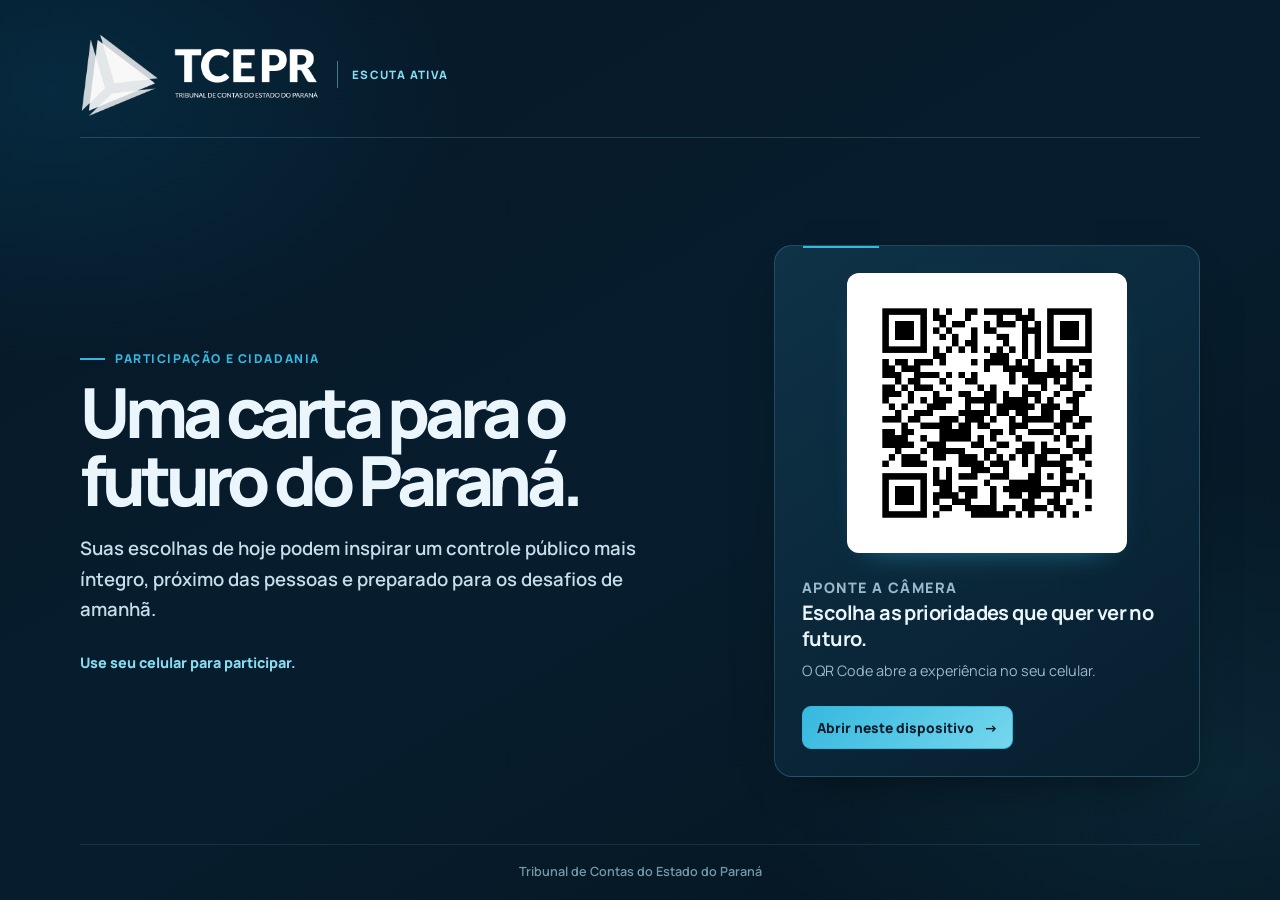
<file: public/index.html>
<!doctype html>
<html lang="pt-BR">
  <head>
    <meta charset="utf-8" />
    <meta name="viewport" content="width=device-width, initial-scale=1" />
    <meta name="theme-color" content="#061827" />
    <title>Carta do Futuro | TCE-PR</title>
    <link rel="stylesheet" href="landing.css" />
  </head>
  <body>
    <main class="entrada">
      <header class="topo">
        <img src="logo_horizontal_branco.png" alt="Tribunal de Contas do Estado do Paraná" />
        <span></span>
        <p>Escuta ativa</p>
      </header>

      <section class="convite" aria-labelledby="titulo">
        <div class="apresentacao">
          <p class="sobretitulo">Participação e cidadania</p>
          <h1 id="titulo">Uma carta para o futuro do Paraná.</h1>
          <p class="texto">Suas escolhas de hoje podem inspirar um controle público mais íntegro, próximo das pessoas e preparado para os desafios de amanhã.</p>
          <p class="orientacao">Use seu celular para participar.</p>
        </div>

        <section class="qr-card" aria-label="QR Code para acessar a Carta do Futuro">
          <div class="qr-moldura">
            <img src="qr-carta-do-futuro.png" alt="QR Code para abrir o formulário da Carta do Futuro" />
          </div>
          <div>
            <p class="passo">Aponte a câmera</p>
            <h2>Escolha as prioridades que quer ver no futuro.</h2>
            <p>O QR Code abre a experiência no seu celular.</p>
          </div>
          <a class="link-formulario" href="form/">Abrir neste dispositivo <span aria-hidden="true">→</span></a>
        </section>
      </section>

      <footer>Tribunal de Contas do Estado do Paraná</footer>
    </main>
  </body>
</html>
</file>
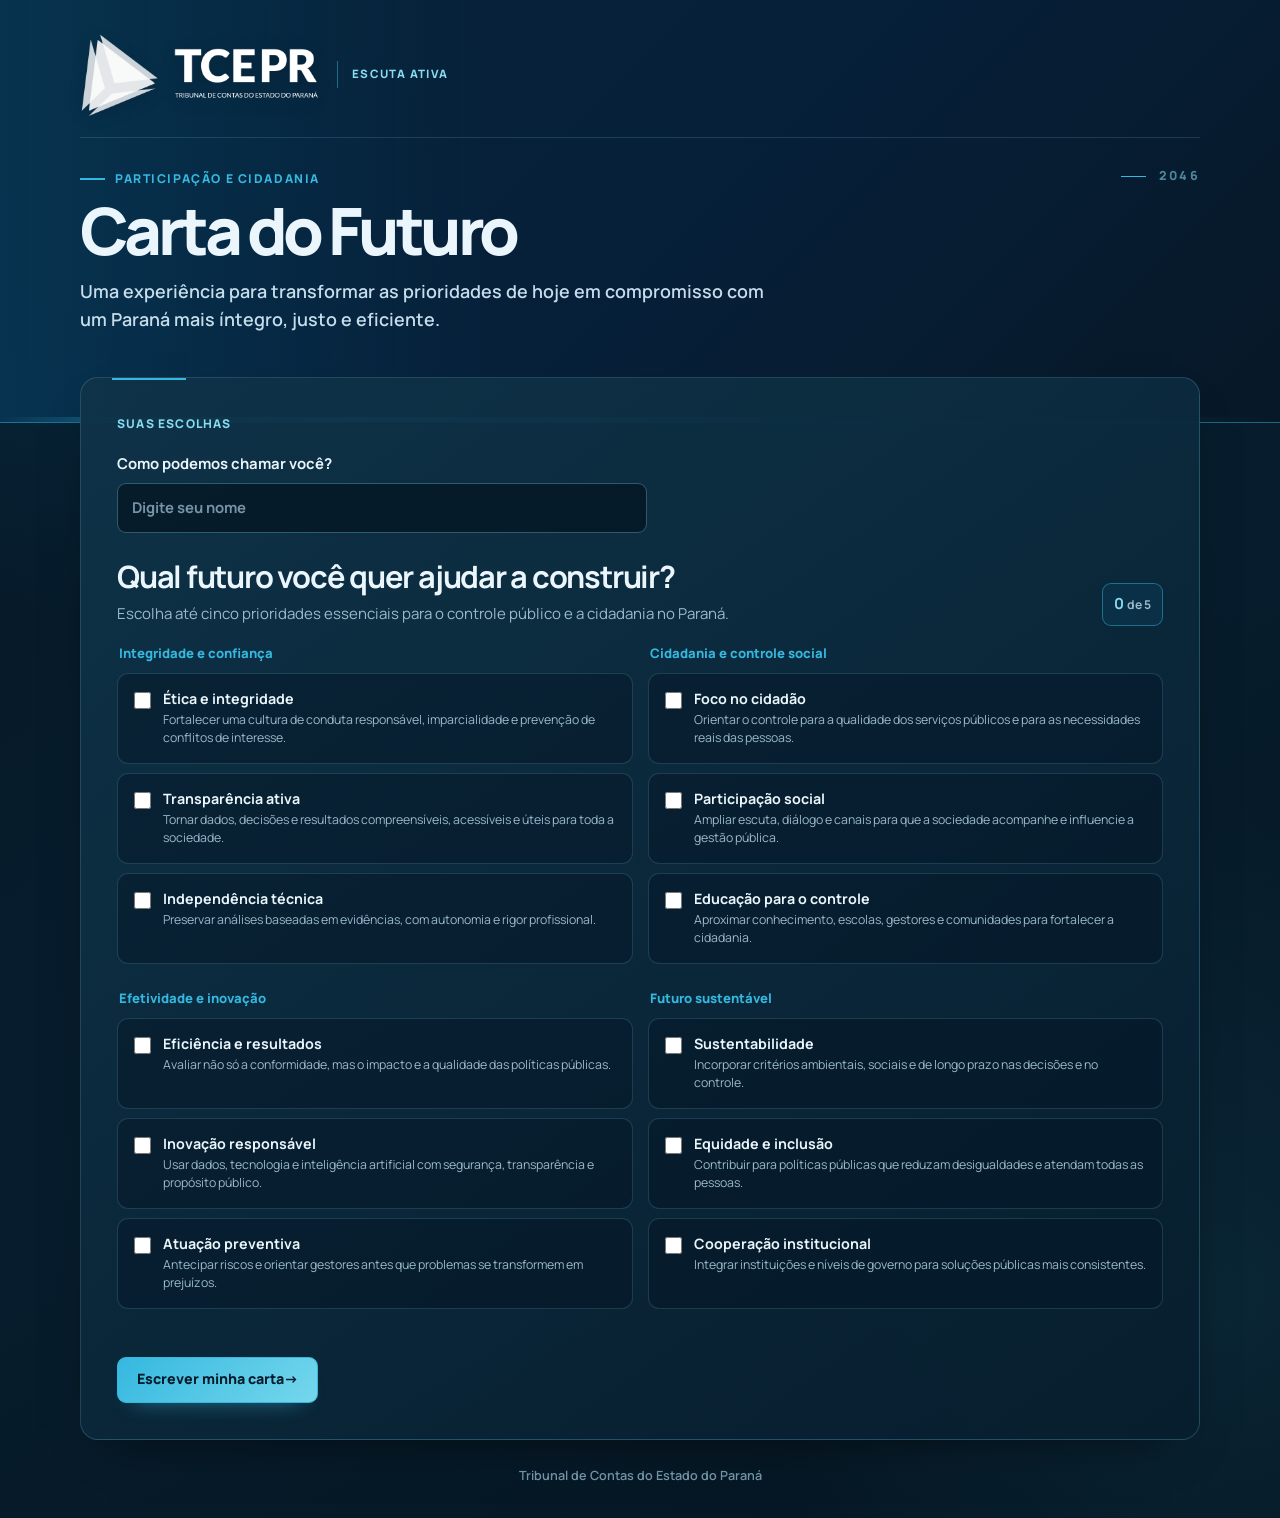
<file: public/form/index.html>
<!doctype html>
<html lang="pt-BR">
  <head>
    <meta charset="utf-8" />
    <meta name="viewport" content="width=device-width, initial-scale=1" />
    <meta name="theme-color" content="#0b3d4f" />
    <title>Carta do Futuro | TCE-PR</title>
    <link rel="stylesheet" href="../styles.css" />
  </head>
  <body>
    <main class="pagina">
      <header class="hero" aria-labelledby="titulo">
        <div class="marca">
          <img src="../logo_horizontal_branco.png" alt="Tribunal de Contas do Estado do Paraná" />
          <span class="marca-divisor" aria-hidden="true"></span>
          <p>Escuta ativa</p>
        </div>
        <div class="hero-conteudo">
          <p class="sobretitulo">Participação e cidadania</p>
          <h1 id="titulo">Carta do Futuro</h1>
          <p class="introducao">Uma experiência para transformar as prioridades de hoje em compromisso com um Paraná mais íntegro, justo e eficiente.</p>
        </div>
        <p class="ano" aria-hidden="true">2046</p>
      </header>

      <section class="cartao" id="formulario-area" aria-labelledby="prioridades">
        <div class="passo">Suas escolhas</div>
        <form id="carta-form">
          <label class="campo" for="nome">
            <span>Como podemos chamar você?</span>
            <input id="nome" name="nome" maxlength="60" autocomplete="name" required placeholder="Digite seu nome" />
          </label>

          <div class="escolhas-cabecalho">
            <div>
              <h2 id="prioridades">Qual futuro você quer ajudar a construir?</h2>
              <p>Escolha até cinco prioridades essenciais para o controle público e a cidadania no Paraná.</p>
            </div>
            <strong id="contador" aria-live="polite">0 <small>de 5</small></strong>
          </div>
          <div id="temas" class="temas"></div>
          <p id="erro" class="erro" role="alert"></p>
          <button id="gerar" type="submit">Escrever minha carta <span aria-hidden="true">→</span></button>
        </form>

        <div id="carregando" class="carregando escondido" aria-live="polite">
          <span class="orbita" aria-hidden="true"></span>
          <p id="frase-carregando">Conectando com o futuro…</p>
        </div>
      </section>

      <section id="resultado" class="resultado escondido" aria-live="polite">
        <div class="passo"><span>02</span> Sua carta</div>
        <article class="carta" id="texto-carta"></article>
        <div class="acoes">
          <button class="secundario" id="copiar" type="button">Copiar carta</button>
          <button class="secundario" id="reiniciar" type="button">Fazer novas escolhas</button>
        </div>
      </section>
      <footer>Tribunal de Contas do Estado do Paraná</footer>
    </main>
    <script src="../api-config.js"></script>
    <script src="../app.js"></script>
  </body>
</html>
</file>
<file: public/landing.css>
@import url("https://fonts.googleapis.com/css2?family=Manrope:wght@400;500;600;700;800&display=swap");

:root {
  --ink:#061827; --panel:#0b2a3e; --text:#eaf6fc; --muted:#9bb9ca;
  --primary:#086e9e; --light:#35b8df; --pale:#87dcf2; --line:rgba(135,220,242,.2);
}
*{box-sizing:border-box}
body{
  min-width:320px; min-height:100vh; margin:0; color:var(--text);
  font-family:"Manrope","Segoe UI",system-ui,sans-serif;
  background:radial-gradient(ellipse at 4% 10%,rgba(8,110,158,.2),transparent 26rem),
    radial-gradient(ellipse at 96% 86%,rgba(53,184,223,.09),transparent 30rem),
    linear-gradient(150deg,#061827 0%,#071d2d 54%,#051521 100%);
}
.entrada{width:min(1120px,calc(100vw - 40px));min-height:100vh;margin:0 auto;display:flex;flex-direction:column;padding:27px 0 20px}
.topo{display:flex;align-items:center;gap:14px;padding-bottom:15px;border-bottom:1px solid var(--line)}
.topo img{display:block;width:min(243px,54vw);height:auto}
.topo span{width:1px;height:27px;background:rgba(135,220,242,.48)}
.topo p{margin:0;color:var(--pale);font-size:.72rem;font-weight:800;letter-spacing:.11em;text-transform:uppercase}
.convite{display:grid;grid-template-columns:minmax(0,1fr) minmax(330px,.72fr);gap:clamp(36px,8vw,105px);align-items:center;flex:1;padding:clamp(55px,10vw,105px) 0 65px}
.sobretitulo{display:flex;align-items:center;gap:10px;margin:0 0 11px;color:var(--light);font-size:.76rem;font-weight:800;letter-spacing:.13em;text-transform:uppercase}
.sobretitulo::before{width:25px;height:2px;content:"";background:var(--light)}
h1{max-width:670px;margin:0;color:var(--text);font-size:clamp(2.65rem,5.4vw,5rem);font-weight:800;line-height:.98;letter-spacing:-.075em}
.texto{max-width:650px;margin:19px 0 0;color:#c6ddeb;font-size:clamp(1rem,1.75vw,1.16rem);font-weight:600;line-height:1.65}
.orientacao{margin:28px 0 0;color:var(--pale);font-size:.9rem;font-weight:800}
.qr-card{position:relative;padding:27px;border:1px solid var(--line);border-radius:18px;background:linear-gradient(145deg,rgba(15,51,73,.96),rgba(7,30,46,.97));box-shadow:0 20px 50px -30px rgba(0,0,0,.7)}
.qr-card::before{position:absolute;top:0;left:28px;width:76px;height:2px;content:"";background:var(--light)}
.qr-moldura{display:grid;width:280px;height:280px;margin:0 auto 24px;padding:10px;place-items:center;border-radius:12px;background:#fff;box-shadow:0 14px 30px -22px rgba(53,184,223,.8)}
.qr-moldura img{display:block;width:100%;height:100%;image-rendering:auto}
.passo{display:flex;align-items:center;gap:9px;margin:0 0 12px;color:var(--pale);font-size:.73rem;font-weight:800;letter-spacing:.1em;text-transform:uppercase}
.passo span{display:grid;width:27px;height:27px;place-items:center;border:1px solid rgba(53,184,223,.55);border-radius:7px;color:var(--light);font-size:.7rem}
h2{margin:0 0 8px;color:var(--text);font-size:1.25rem;line-height:1.3;letter-spacing:-.03em}
.qr-card > div:last-of-type p{margin:0;color:var(--muted);font-size:.9rem;line-height:1.55}
.link-formulario{display:inline-flex;align-items:center;gap:10px;margin-top:24px;padding:11px 14px;border:1px solid var(--light);border-radius:9px;color:#031b2a;background:linear-gradient(135deg,var(--light),#75d7ed);font-size:.86rem;font-weight:800;text-decoration:none;transition:transform .18s ease,filter .18s ease}
.link-formulario:hover{filter:brightness(1.06);transform:translateY(-2px)}
footer{padding-top:18px;border-top:1px solid rgba(135,220,242,.12);color:#7497aa;font-size:.79rem;font-weight:600;text-align:center}
@media(max-width:760px){.entrada{width:min(100% - 24px,1120px)}.convite{grid-template-columns:1fr;gap:35px;padding:55px 0 48px}.qr-card{max-width:440px}.topo{gap:10px}.topo img{width:min(208px,53vw)}.topo span{height:23px}.topo p{font-size:.62rem}}
@media(max-width:420px){.topo p{display:none}.qr-moldura{width:220px;height:220px}.qr-card{padding:22px}}
</file>
<file: public/styles.css>
@import url("https://fonts.googleapis.com/css2?family=Manrope:wght@400;500;600;700;800&display=swap");

:root {
  --ink:#061827;
  --ink-soft:#082336;
  --panel:#0b2a3e;
  --panel-light:#10354c;
  --text:#eaf6fc;
  --muted:#9bb9ca;
  --primary:#086e9e;
  --primary-light:#35b8df;
  --primary-pale:#87dcf2;
  --line:rgba(135,220,242,.2);
  --line-strong:rgba(53,184,223,.48);
  --shadow:0 20px 50px -30px rgba(0,0,0,.7);
}

* { box-sizing:border-box; }

html { scroll-behavior:smooth; }

body {
  min-width:320px;
  min-height:100vh;
  margin:0;
  color:var(--text);
  font-family:"Manrope","Segoe UI",system-ui,sans-serif;
  line-height:1.6;
  background:
    radial-gradient(ellipse at 4% 10%,rgba(8,110,158,.2),transparent 26rem),
    radial-gradient(ellipse at 96% 86%,rgba(53,184,223,.09),transparent 30rem),
    linear-gradient(150deg,#061827 0%,#071d2d 54%,#051521 100%);
}

body::before {
  position:fixed;
  z-index:-1;
  inset:0;
  content:"";
  pointer-events:none;
  opacity:.32;
  background:linear-gradient(115deg,transparent 0 48%,rgba(135,220,242,.04) 48.1% 48.2%,transparent 48.3%);
}

button,input { font:inherit; }

.pagina { width:100%; padding-bottom:22px; }

.hero {
  position:relative;
  overflow:hidden;
  min-height:286px;
  padding:27px 16px 88px;
  border-bottom:1px solid var(--line-strong);
  background:
    linear-gradient(90deg,rgba(8,110,158,.24),transparent 38%),
    linear-gradient(135deg,#062136 0%,#06203a 50%,#071827 100%);
}


.hero::after {
  position:absolute;
  right:0;
  bottom:0;
  left:0;
  height:5px;
  content:"";
  background:linear-gradient(90deg,transparent 0%,var(--primary-light) 28%,rgba(53,184,223,.15) 72%,transparent 100%);
}

.marca,.hero-conteudo {
  position:relative;
  z-index:1;
  width:min(1120px,calc(100vw - 40px));
  margin-right:auto;
  margin-left:auto;
}

.marca {
  display:flex;
  align-items:center;
  gap:14px;
  padding-bottom:15px;
  border-bottom:1px solid rgba(135,220,242,.16);
}

.marca img {
  display:block;
  width:min(243px,54vw);
  height:auto;
  filter:drop-shadow(0 4px 8px rgba(0,0,0,.16));
}

.marca-divisor { width:1px; height:27px; background:var(--line-strong); }

.marca p {
  margin:0;
  color:var(--primary-pale);
  font-size:.72rem;
  font-weight:800;
  letter-spacing:.11em;
  text-transform:uppercase;
}

.hero-conteudo { margin-top:31px; }

.sobretitulo {
  display:flex;
  align-items:center;
  gap:10px;
  margin:0 0 10px;
  color:var(--primary-light);
  font-size:.76rem;
  font-weight:800;
  letter-spacing:.13em;
  text-transform:uppercase;
}

.sobretitulo::before {
  width:25px;
  height:2px;
  content:"";
  background:var(--primary-light);
}

h1 {
  max-width:680px;
  margin:0;
  color:var(--text);
  font-size:clamp(2.35rem,5.1vw,4.45rem);
  font-weight:800;
  line-height:.98;
  letter-spacing:-.07em;
}

.introducao {
  max-width:700px;
  margin:14px 0 0;
  color:#c6ddeb;
  font-size:clamp(.98rem,1.7vw,1.12rem);
  font-weight:600;
}

.ano {
  position:absolute;
  top:166px;
  right:max(24px,calc((100vw - 1120px) / 2));
  width:auto;
  margin:0;
  padding:0 0 0 38px;
  border:0;
  color:rgba(135,220,242,.56);
  background:none;
  font-size:.78rem;
  font-weight:800;
  letter-spacing:.18em;
}
.ano::before {
  position:absolute;
  top:50%;
  left:0;
  width:25px;
  height:1px;
  content:"";
  background:var(--primary-light);
}

.cartao,.resultado {
  position:relative;
  width:min(1120px,calc(100vw - 40px));
  margin:-46px auto 0;
  padding:clamp(22px,3.2vw,36px);
  border:1px solid var(--line);
  border-radius:18px;
  background:linear-gradient(145deg,rgba(15,51,73,.96),rgba(7,30,46,.97));
  box-shadow:var(--shadow);
}

.cartao::before,.resultado::before {
  position:absolute;
  top:0;
  left:31px;
  width:74px;
  height:2px;
  content:"";
  background:var(--primary-light);
}

.resultado { margin-top:20px; }

.passo {
  display:flex;
  align-items:center;
  gap:10px;
  margin:0 0 19px;
  color:var(--primary-pale);
  font-size:.75rem;
  font-weight:800;
  letter-spacing:.1em;
  text-transform:uppercase;
}

.passo span {
  display:grid;
  width:29px;
  height:29px;
  place-items:center;
  border:1px solid var(--line-strong);
  border-radius:8px;
  color:var(--primary-light);
  background:rgba(8,110,158,.18);
  font-size:.72rem;
}

.campo {
  display:block;
  max-width:530px;
  margin-bottom:25px;
  color:var(--text);
  font-size:.93rem;
  font-weight:700;
}

.campo span { display:block; margin-bottom:7px; }

input {
  width:100%;
  padding:12px 14px;
  border:1px solid rgba(135,220,242,.32);
  border-radius:9px;
  outline:0;
  color:var(--text);
  background:rgba(3,20,32,.7);
  transition:border-color .18s ease,box-shadow .18s ease,background .18s ease;
}

input::placeholder { color:#7794a7; }

input:focus {
  border-color:var(--primary-light);
  background:rgba(3,24,38,.9);
  box-shadow:0 0 0 3px rgba(53,184,223,.14);
}

.escolhas-cabecalho {
  display:flex;
  align-items:end;
  justify-content:space-between;
  gap:22px;
  margin-bottom:17px;
}

h2 {
  margin:0 0 7px;
  color:var(--text);
  font-size:clamp(1.42rem,2.4vw,2rem);
  line-height:1.2;
  letter-spacing:-.04em;
}

.escolhas-cabecalho p { max-width:730px; margin:0; color:var(--muted); font-size:.94rem; }

#contador {
  flex:0 0 auto;
  padding:8px 11px;
  border:1px solid var(--line-strong);
  border-radius:9px;
  color:var(--primary-pale);
  background:rgba(8,110,158,.13);
  font-size:.95rem;
  white-space:nowrap;
}

#contador small { color:var(--muted); font-size:.76rem; font-weight:700; }

.temas { display:grid; grid-template-columns:repeat(2,minmax(0,1fr)); gap:15px; }

fieldset { min-width:0; margin:0; padding:0; border:0; }

legend {
  width:100%;
  margin:0 0 9px;
  color:var(--primary-light);
  font-size:.82rem;
  font-weight:800;
}

.opcao {
  display:flex;
  align-items:flex-start;
  gap:12px;
  min-height:91px;
  margin:0 0 9px;
  padding:15px 16px;
  border:1px solid rgba(135,220,242,.17);
  border-radius:11px;
  color:var(--text);
  background:rgba(3,21,34,.42);
  cursor:pointer;
  transition:transform .18s ease,border-color .18s ease,background .18s ease,box-shadow .18s ease;
}

.opcao:hover {
  border-color:var(--line-strong);
  background:rgba(8,110,158,.16);
  box-shadow:0 12px 24px -22px rgba(53,184,223,.75);
  transform:translateY(-2px);
}

.opcao input {
  flex:0 0 auto;
  width:17px;
  height:17px;
  margin:3px 0 0;
  padding:0;
  accent-color:var(--primary-light);
}

.opcao span { display:grid; gap:3px; }
.opcao strong { font-size:.89rem; line-height:1.35; }
.opcao small { color:var(--muted); font-size:.77rem; line-height:1.45; }

.opcao:has(input:checked) {
  border-color:var(--primary-light);
  background:linear-gradient(100deg,rgba(8,110,158,.32),rgba(5,30,45,.68));
  box-shadow:inset 3px 0 0 var(--primary-light);
}

.erro { min-height:22px; margin:14px 0 0; color:#ff8fa5; font-size:.9rem; font-weight:700; }

button {
  display:inline-flex;
  align-items:center;
  justify-content:center;
  min-height:46px;
  padding:0 19px;
  border:1px solid var(--primary-light);
  border-radius:9px;
  color:#031b2a;
  background:linear-gradient(135deg,var(--primary-light),#75d7ed);
  font-size:.89rem;
  font-weight:800;
  cursor:pointer;
  box-shadow:0 12px 22px -17px rgba(53,184,223,.9);
  transition:transform .18s ease,box-shadow .18s ease,filter .18s ease;
}

#gerar { margin-top:3px; }

button:hover { box-shadow:0 17px 27px -17px rgba(53,184,223,1); filter:brightness(1.05); transform:translateY(-2px); }
button:disabled { cursor:wait; opacity:.72; transform:none; }

.carregando {
  display:grid;
  min-height:150px;
  place-items:center;
  align-content:center;
  gap:11px;
  color:var(--muted);
  font-weight:700;
  text-align:center;
}

.carregando p { margin:0; }

.orbita {
  width:37px;
  height:37px;
  border:2px solid rgba(135,220,242,.22);
  border-top-color:var(--primary-light);
  border-radius:50%;
  animation:rotacao .8s linear infinite;
}

.resultado .carta {
  margin-top:17px;
  padding:clamp(19px,3vw,29px);
  border:1px solid rgba(135,220,242,.17);
  border-radius:11px;
  color:#d9edf7;
  background:rgba(3,21,34,.48);
  line-height:1.82;
  white-space:pre-wrap;
}

.acoes { display:flex; flex-wrap:wrap; gap:10px; margin-top:16px; }

.secundario {
  color:var(--primary-pale);
  border-color:var(--line-strong);
  background:transparent;
  box-shadow:none;
}

.secundario:hover { color:#031b2a; background:var(--primary-pale); box-shadow:none; }

.escondido { display:none !important; }

footer {
  width:min(1120px,calc(100vw - 40px));
  margin:0 auto;
  padding:26px 0 10px;
  color:#7497aa;
  font-size:.79rem;
  font-weight:600;
  text-align:center;
}

@keyframes rotacao { to { transform:rotate(360deg); } }

@media (max-width:760px) {
  .marca,.hero-conteudo,.cartao,.resultado,footer { width:min(100% - 24px,1120px); }
  .ano { top:136px; right:12px; width:auto; font-size:.64rem; }
  .hero { min-height:272px; padding-bottom:82px; }
  .marca { gap:10px; }
  .marca img { width:min(208px,53vw); }
  .marca-divisor { height:23px; }
  .marca p { font-size:.62rem; }
  .escolhas-cabecalho { align-items:start; flex-direction:column; gap:10px; }
  .temas { grid-template-columns:1fr; }
}

@media (max-width:520px) {
  .hero { padding-top:23px; }
  .cartao,.resultado { padding:20px; }
  .cartao { margin-top:-38px; }
  .resultado { margin-top:14px; }
  .opcao { min-height:auto; }
  .acoes { display:grid; }
  .acoes button,#gerar { width:100%; }
}

@media (prefers-reduced-motion:reduce) {
  *,*::before,*::after { scroll-behavior:auto !important; animation-duration:.01ms !important; transition-duration:.01ms !important; }
}
</file>
